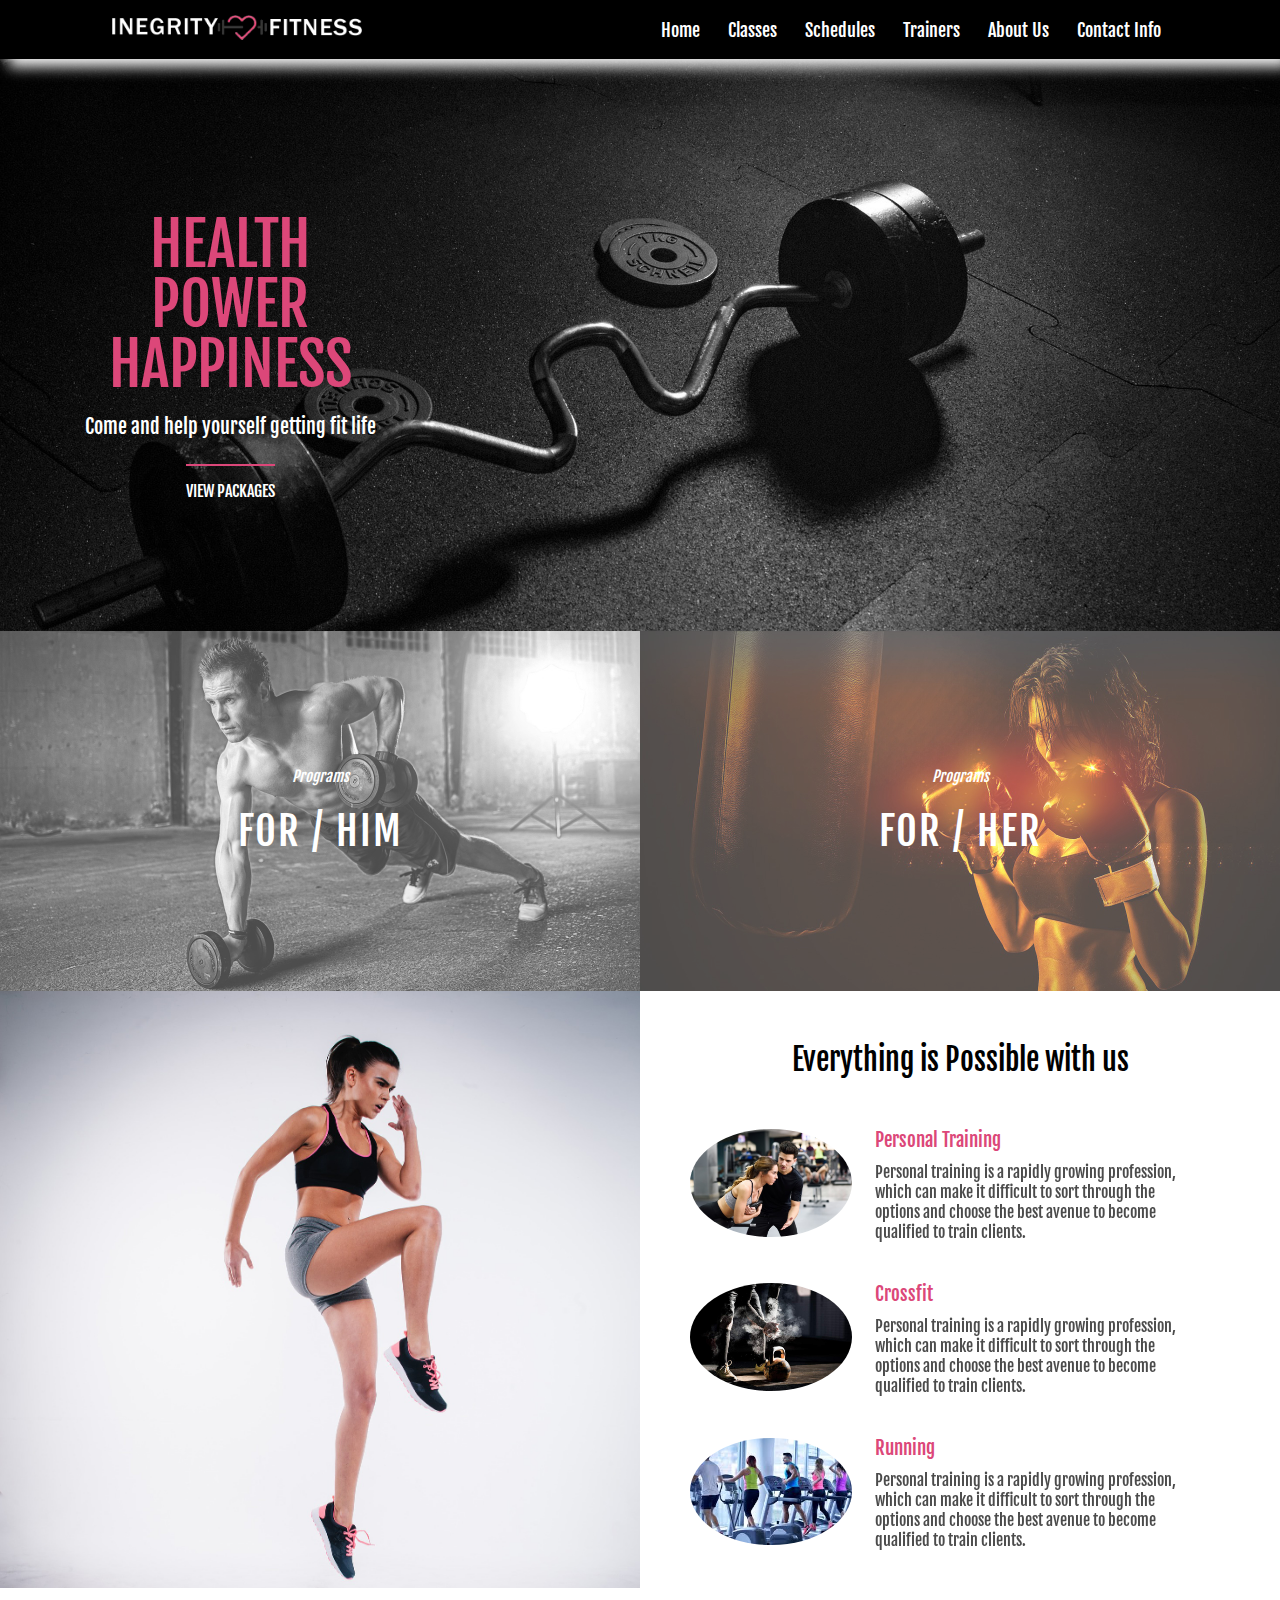
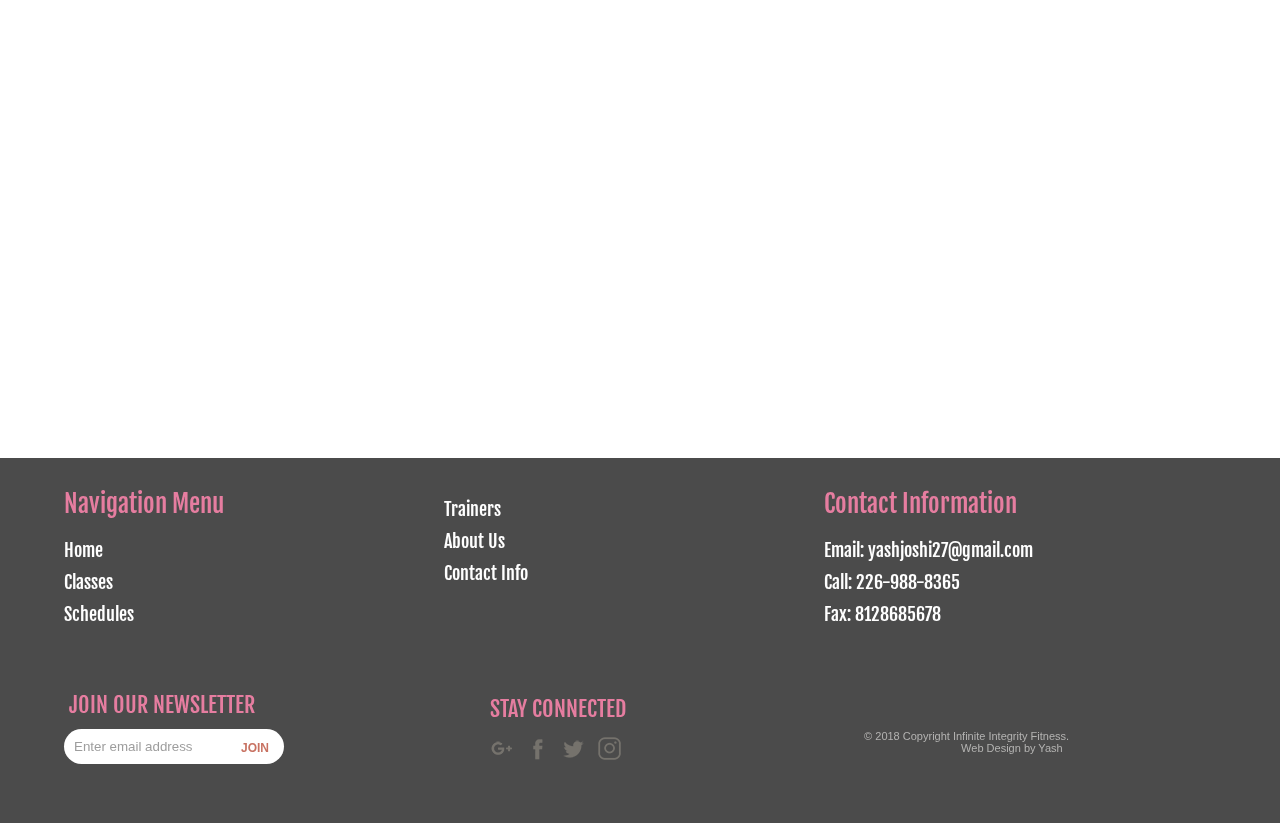
<file: index.html>
<!DOCTYPE html>
<html>
<head>
<title>Infinite Integrity Fitness</title>
<meta name="viewport" content="width=device-width, initial-scale=1.0">
<link href="https://fonts.googleapis.com/css?family=Fjalla+One" rel="stylesheet">
<link rel="stylesheet" href="https://cdnjs.cloudflare.com/ajax/libs/font-awesome/4.7.0/css/font-awesome.min.css">
<link rel="stylesheet" type="text/css" href="css/font-awesome.css">				
<link rel="stylesheet" type="text/css" href="css/style.css">

</head>
<body>
	<header>
	<nav>
		<div class="navigation_menu" id="myHeader">
			<div class="container">
				<div class="toggle_switch">
					<a href="#" class="toggle_btn"><img src="images/menu-button.png"></a>
				</div>
				<div class="toggle_menu" id="topnav">
					<ul>
						<li><a href="index.html">Home</a></li>
						<li><a href="classes.html">Classes</a></li>
						<li><a href="#">Schedules</a></li>
						<li><a href="#">Trainers</a></li>
						<li><a href="about.html">About Us</a></li>
						<li><a href="contact.html">Contact Info</a></li>
					</ul>
				</div>
				<div class="logo_main">
					<a href="index.html"><img src="images/fitness.png"></a>
			    </div>
			    <div class="menu_navigation">
			    	<ul>
							<li><a href="index.html">Home</a></li>
							<li><a href="classes.html">Classes</a></li>
							<li><a href="#">Schedules</a></li>
							<li><a href="#">Trainers</a></li>
							<li><a href="about.html">About Us</a></li>
							<li><a href="contact.html">Contact Info</a></li>		
					</ul>
				</div>
			</div>
		</div>	
	</nav>
	</header>

	<main>
	    <div class="main_banner_image">
	    	<div class="banner_image">
	    		<img src="images/homebanner.jpg">
	    	</div>   	
	     	<div class="inside_banner">
	    		<h1> HEALTH POWER HAPPINESS</h1>
	    		<P> Come and help yourself getting fit life</P> 
	    		<p><a href="#">VIEW PACKAGES</a></p>
	    	</div>	  
		</div>
		<div class="him_her wrapper">
			<div class="him">
				<div class="him_image">
					<a href="#"><img src="images/boy.jpg"></a>
				</div>
				<div class="him_content">
					<p> Programs </p>
					<h3> For / Him </h3>
				</div>
			</div>

			<div class="him her">
				<div class="him_image">
					<a href="#"><img src="images/girl.jpg"></a>
				</div>
				<div class="him_content">
					<p> Programs </p>
					<h3> For / Her </h3>
				</div>
			</div>
		</div>
	</main>
	<div class="motivation">
		<div class="motivation_wrapper">
			<div class="left_side_image">
				<img src="images/action.jpg">
			</div>
			<div class="right_side_content">
				<h3 class="heading"> Everything is Possible with us</h3>

				<div class="content_section">
					<div class="content_image">
						<img src="images/gal-1.jpg">
					</div>
					<div class="content_side">
						<h3> Personal Training</h3>
						<p>Personal training is a rapidly growing profession, which can make it difficult to sort through the options and choose the best avenue to become qualified to train clients.</p>
					</div>
				</div>

				<div class="content_section">
					<div class="content_image">
						<img src="images/gal-2.jpg">
					</div>
					<div class="content_side">
						<h3> Crossfit</h3>
						<p>Personal training is a rapidly growing profession, which can make it difficult to sort through the options and choose the best avenue to become qualified to train clients.</p>
					</div>
				</div>

				<div class="content_section">
					<div class="content_image">
						<img src="images/gal-3.jpg">
					</div>
					<div class="content_side">
						<h3> Running</h3>
						<p>Personal training is a rapidly growing profession, which can make it difficult to sort through the options and choose the best avenue to become qualified to train clients.</p>
					</div>
				</div>
			</div>
		</div>
	</div>

	<div class="map_section">
		<iframe src="https://www.google.com/maps/embed?pb=!1m18!1m12!1m3!1d2896.313879111503!2d-80.48888158484145!3d43.454043879128626!2m3!1f0!2f0!3f0!3m2!1i1024!2i768!4f13.1!3m3!1m2!1s0x882bf492fa83077d%3A0xbd37b6773bcce11a!2s100+Queen+St+N%2C+Kitchener%2C+ON+N2H+2H6!5e0!3m2!1sen!2sca!4v1544418753031" width="600" height="450" frameborder="0" style="border:0" allowfullscreen></iframe>
	</div>
	
	<footer>
		<div class="join_news">
			<div class="container">
				<div class="bottom_nav left">
					<h3> Navigation Menu</h3>
					<ul>
						<li><a href="index.html">Home</a></li>
						<li><a href="classes.html">Classes</a></li>
						<li><a href="#">Schedules</a></li>
					</ul>
				</div>
				<div class="bottom_nav left second">
					<ul>
						<li><a href="#">Trainers</a></li>
						<li><a href="about.html">About Us</a></li>
						<li><a href="contact.html">Contact Info</a></li>	
					</ul>
				</div>

				<div class="bottom_nav left">
					<h3> Contact Information</h3>
					<ul>
						<li><a href="mailto:yashjosjhi27@gmail.com">Email:  yashjoshi27@gmail.com</a></li>
						<li><a href="tel:2269888365">Call:  226-988-8365</a></li>
						<li><a href="tel:8128685678">Fax:   8128685678</a></li>	
					</ul>
				</div>

				<div class="news">
					<p>JOIN OUR NEWSLETTER</p>
					<input type="email" placeholder="Enter email address">
	                <div class="email_bar">
						<input type="submit" value="JOIN">
					</div>
				</div>
				<div class="stay_connected">
					<p>STAY CONNECTED</p>
					<ul>
						<li><a href="www.google.com" target="_blank"><img src="images/google_plus.png"></a></li>
						<li><a href="www.facebook.com" target="_blank"><img src="images/facebook.png"></a></li>
						<li><a href="www.twitter.com" target="_blank"><img src="images/twitter.png"></a></li>
						<li><a href="www.instagram.com" target="_blank"><img src="images/insta.png"></a></li>
					</ul>
				</div>
				<div class="copyright_footer">
					<p>&copy 2018 Copyright Infinite Integrity Fitness.</p>
					<li>Web Design by Yash</li>
			    </div>
		    </div> 
	    </div>	
	</footer>
	<script src="https://ajax.googleapis.com/ajax/libs/jquery/3.3.1/jquery.min.js"></script>	
	<script type="text/javascript">

		/** toggle Menu**/

		$(document).ready(function() {
		  $('a.toggle_btn').click(function() {
		    $(".toggle_menu").toggle();
		  });
		});

		/** Sticky header **/

		window.onscroll = function() {myFunction()};

		var header = document.getElementById("myHeader");
		var sticky = header.offsetTop;

		function myFunction() {
		  if (window.pageYOffset > sticky) {
		    header.classList.add("sticky");
		  } else {
		    header.classList.remove("sticky");
		  }
		}
	</script>
	
</body>
</html>
</file>
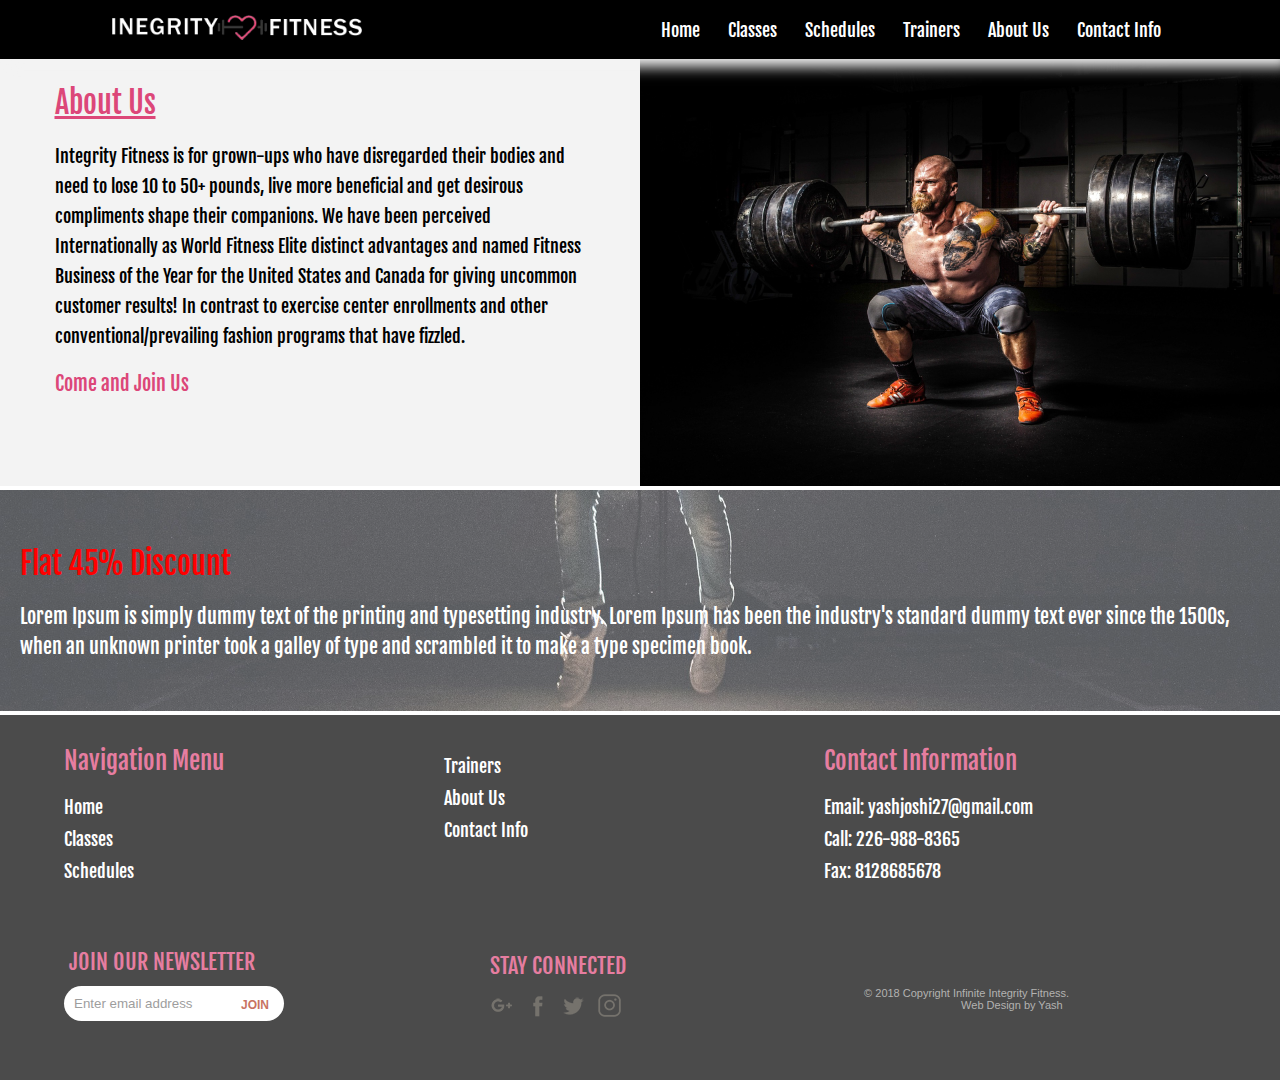
<file: about.html>
<!DOCTYPE html>
<html>
<head>
<title>Infinite Integrity Fitness</title>
<meta name="viewport" content="width=device-width, initial-scale=1.0">
<link href="https://fonts.googleapis.com/css?family=Fjalla+One" rel="stylesheet">
<link rel="stylesheet" href="https://cdnjs.cloudflare.com/ajax/libs/font-awesome/4.7.0/css/font-awesome.min.css">
<link rel="stylesheet" type="text/css" href="css/font-awesome.css">				
<link rel="stylesheet" type="text/css" href="css/style.css">
</head>
<body class="classes">
	<header>
	<nav>
		<div class="navigation_menu" id="myHeader">
			<div class="container">
				<div class="toggle_switch">
					<a href="#" class="toggle_btn"><img src="images/menu-button.png"></a>
				</div>
				<div class="toggle_menu" id="topnav">
					<ul>
						<li><a href="index.html">Home</a></li>
						<li><a href="Classes.html">Classes</a></li>
						<li><a href="#">Schedules</a></li>
						<li><a href="#">Trainers</a></li>
						<li><a href="about.html">About Us</a></li>
						<li><a href="contact.html">Contact Info</a></li>
					</ul>
				</div>
				<div class="logo_main">
					<a href="index.html"><img src="images/fitness.png"></a>
			    </div>
			    <div class="menu_navigation">
			    	<ul>
							<li><a href="index.html">Home</a></li>
							<li><a href="Classes.html">Classes</a></li>
							<li><a href="#">Schedules</a></li>
							<li><a href="#">Trainers</a></li>
							<li><a href="about.html">About Us</a></li>
							<li><a href="contact.html">Contact Info</a></li>		
					</ul>
				</div>
			</div>
		</div>	
	</nav>
	</header>

	<main>
	    <div class="about_image">
	    	<div class="content-about">
	    		<div class="container">
		    		<h1> About Us</h1>
		    		<p>Integrity Fitness is for grown-ups who have disregarded their bodies and need to lose 10 to 50+ pounds, live more beneficial and get desirous compliments shape their companions. We have been perceived Internationally as World Fitness Elite distinct advantages and named Fitness Business of the Year for the United States and Canada for giving uncommon customer results! In contrast to exercise center enrollments and other conventional/prevailing fashion programs that have fizzled.</p>

		    		<a href="#">Come and Join Us</a>
	    		</div>	
	    	</div>
	    	<div class="banner-about">
	    		<img src="images/about-banner.jpg">
	    	</div>   		  
		</div>

		<div class="discount_banner">
			<div class="discount_imge">
				<img src="images/discount-banner.jpg">
			</div>
			<div class="container">
				<div class="discount_content">
					<h3 class="discount_heading">Flat 45% Discount </h3>
					<p>Lorem Ipsum is simply dummy text of the printing and typesetting industry. Lorem Ipsum has been the industry's standard dummy text ever since the 1500s, when an unknown printer took a galley of type and scrambled it to make a type specimen book.</p>
				</div>
			</div>
		</div>
	</main>	
	<footer>
		<div class="join_news">
			<div class="container">
				<div class="bottom_nav left">
					<h3> Navigation Menu</h3>
					<ul>
						<li><a href="index.html">Home</a></li>
						<li><a href="Classes.html">Classes</a></li>
						<li><a href="#">Schedules</a></li>
					</ul>
				</div>
				<div class="bottom_nav left second">
					<ul>
						<li><a href="#">Trainers</a></li>
						<li><a href="about.html">About Us</a></li>
						<li><a href="contact.html">Contact Info</a></li>	
					</ul>
				</div>

				<div class="bottom_nav left">
					<h3> Contact Information</h3>
					<ul>
						<li><a href="mailto:yashjosjhi27@gmail.com">Email:  yashjoshi27@gmail.com</a></li>
						<li><a href="tel:2269888365">Call:  226-988-8365</a></li>
						<li><a href="tel:8128685678">Fax:   8128685678</a></li>	
					</ul>
				</div>

				<div class="news">
					<p>JOIN OUR NEWSLETTER</p>
					<input type="email" placeholder="Enter email address">
	                <div class="email_bar">
						<input type="submit" value="JOIN">
					</div>
				</div>
				<div class="stay_connected">
					<p>STAY CONNECTED</p>
					<ul>
						<li><a href="www.google.com" target="_blank"><img src="images/google_plus.png"></a></li>
						<li><a href="www.facebook.com" target="_blank"><img src="images/facebook.png"></a></li>
						<li><a href="www.twitter.com" target="_blank"><img src="images/twitter.png"></a></li>
						<li><a href="www.instagram.com" target="_blank"><img src="images/insta.png"></a></li>
					</ul>
				</div>
				<div class="copyright_footer">
					<p>&copy 2018 Copyright Infinite Integrity Fitness.</p>
					<li>Web Design by Yash</li>
			    </div>
		    </div> 
	    </div>	
	</footer>
	<script src="https://ajax.googleapis.com/ajax/libs/jquery/3.3.1/jquery.min.js"></script>	
	<script type="text/javascript">

		/** toggle Menu**/

		$(document).ready(function() {
		  $('a.toggle_btn').click(function() {
		    $(".toggle_menu").toggle();
		  });
		});

		/** Sticky header **/

		window.onscroll = function() {myFunction()};

		var header = document.getElementById("myHeader");
		var sticky = header.offsetTop;

		function myFunction() {
		  if (window.pageYOffset > sticky) {
		    header.classList.add("sticky");
		  } else {
		    header.classList.remove("sticky");
		  }
		}
	</script>
</body>
</html>
</file>
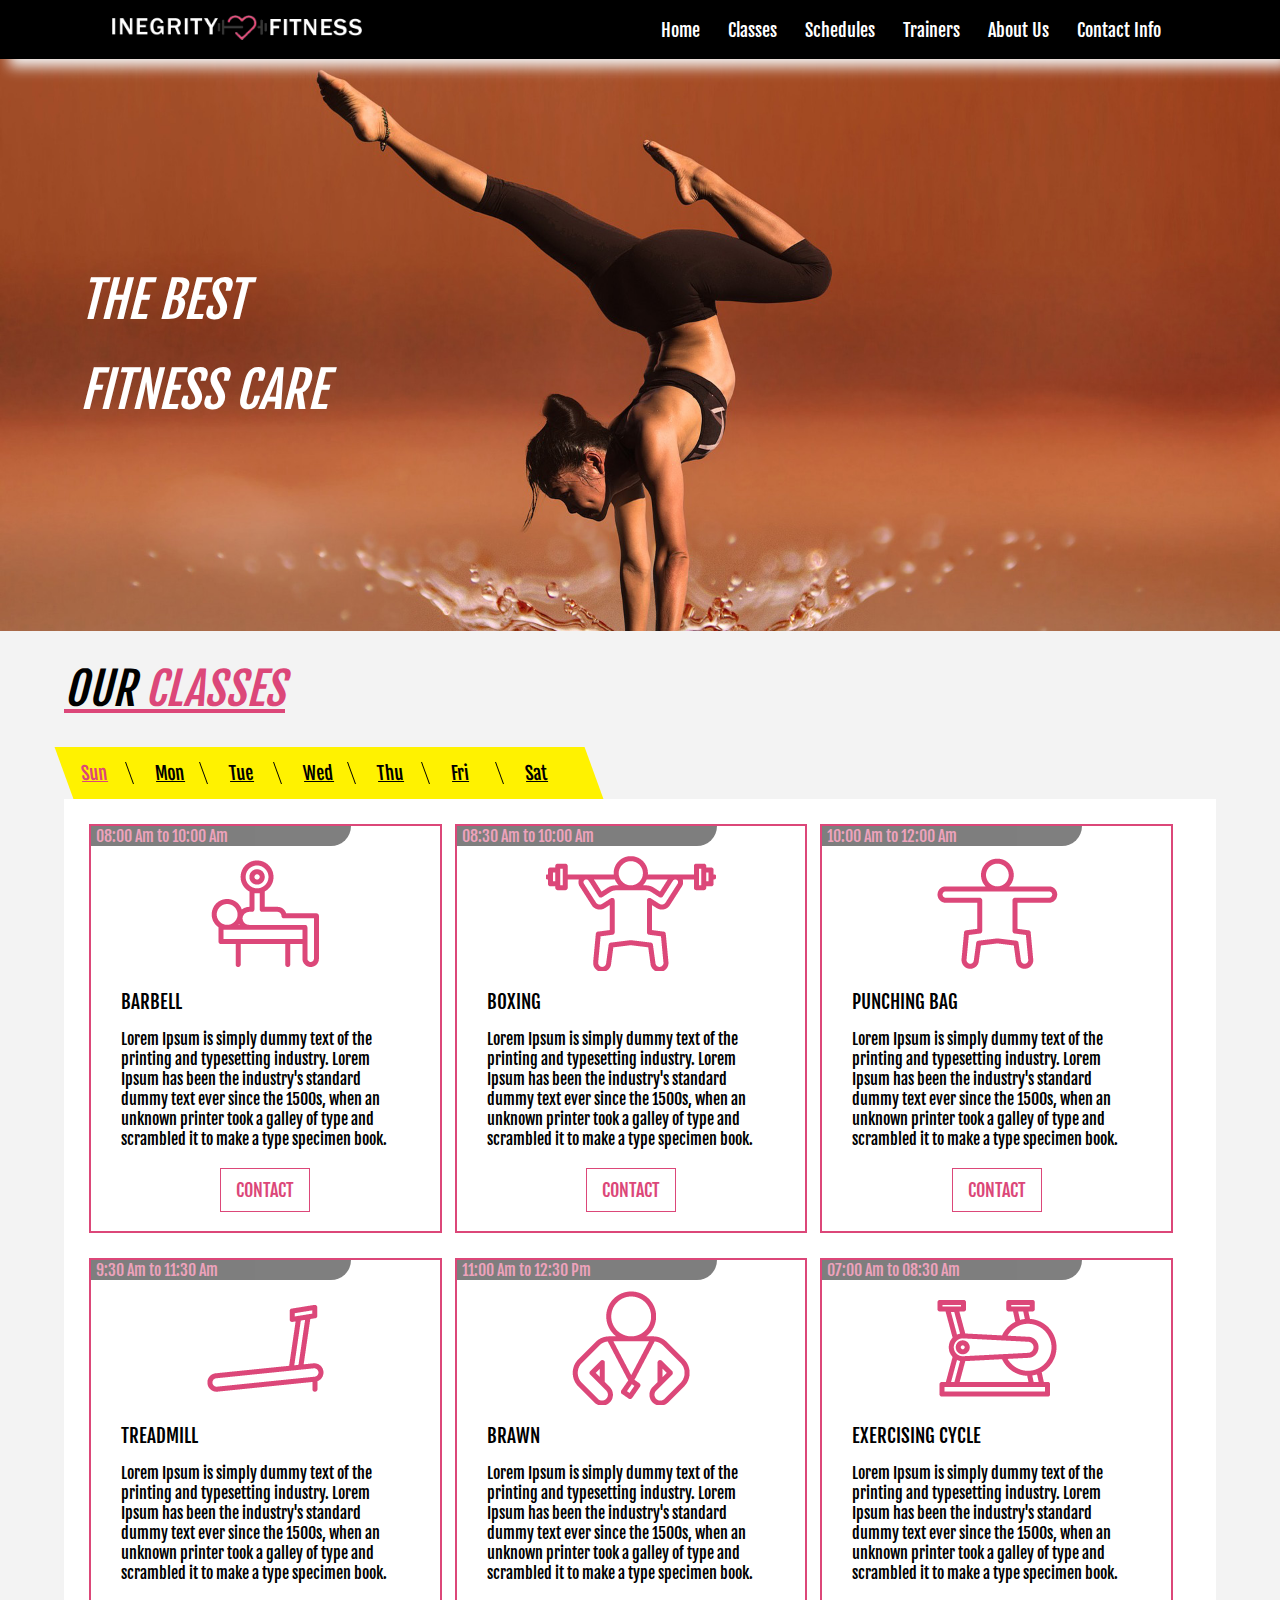
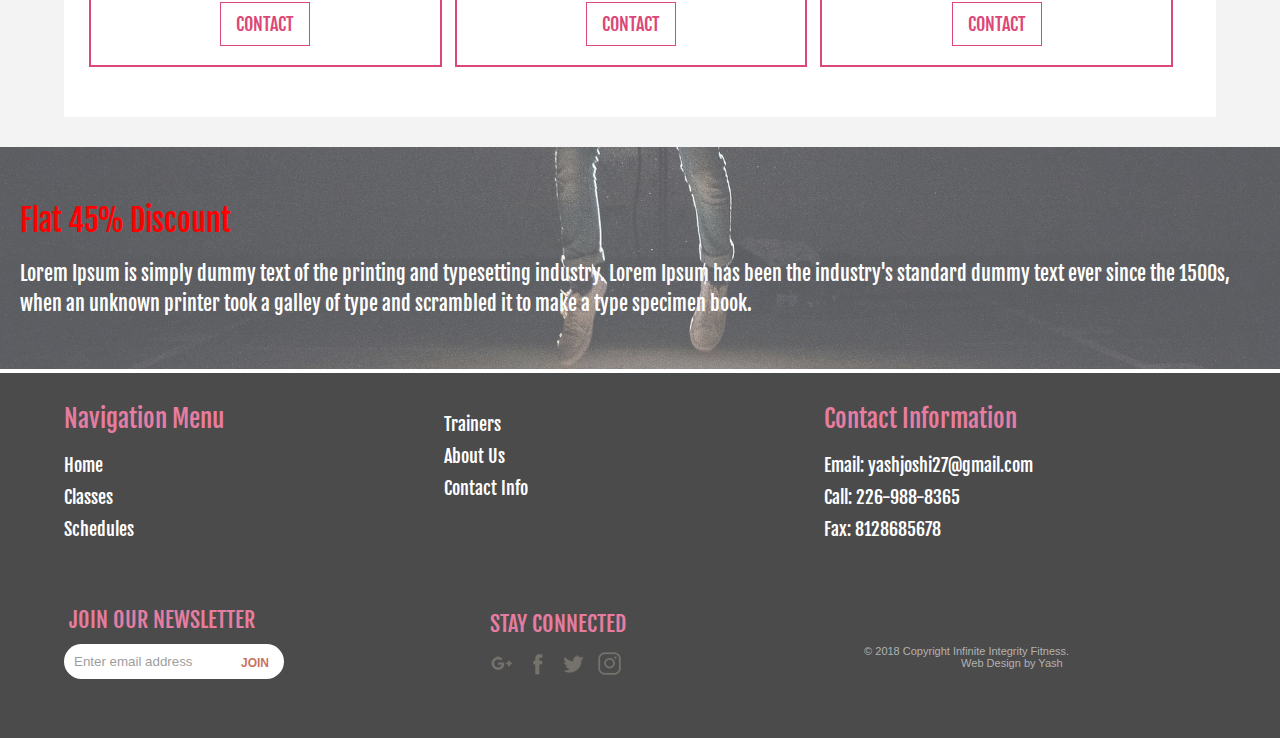
<file: classes.html>
<!DOCTYPE html>
<html>
<head>
<title>Infinite Integrity Fitness</title>
<meta name="viewport" content="width=device-width, initial-scale=1.0">
<link href="https://fonts.googleapis.com/css?family=Fjalla+One" rel="stylesheet">
<link rel="stylesheet" href="https://cdnjs.cloudflare.com/ajax/libs/font-awesome/4.7.0/css/font-awesome.min.css">
<link rel="stylesheet" type="text/css" href="css/font-awesome.css">				
<link rel="stylesheet" type="text/css" href="css/style.css">
</head>
<body class="classes">
	<header>
	<nav>
		<div class="navigation_menu" id="myHeader">
			<div class="container">
				<div class="toggle_switch">
					<a href="#" class="toggle_btn"><img src="images/menu-button.png"></a>
				</div>
				<div class="toggle_menu" id="topnav">
					<ul>
						<li><a href="index.html">Home</a></li>
						<li><a href="Classes.html">Classes</a></li>
						<li><a href="#">Schedules</a></li>
						<li><a href="#">Trainers</a></li>
						<li><a href="about.html">About Us</a></li>
						<li><a href="contact.html">Contact Info</a></li>
					</ul>
				</div>
				<div class="logo_main">
					<a href="index.html"><img src="images/fitness.png"></a>
			    </div>
			    <div class="menu_navigation">
			    	<ul>
							<li><a href="index.html">Home</a></li>
							<li><a href="Classes.html">Classes</a></li>
							<li><a href="#">Schedules</a></li>
							<li><a href="#">Trainers</a></li>
							<li><a href="about.html">About Us</a></li>
							<li><a href="contact.html">Contact Info</a></li>		
					</ul>
				</div>
			</div>
		</div>	
	</nav>
	</header>

	<main>
	    <div class="main_banner_image">
	    	<div class="banner_image">
	    		<img src="images/classes.jpg">
	    	</div>   	
	     	<div class="inside_banner">
	    		<h1> THE BEST FITNESS CARE</h1>
	    	</div>	  
		</div>
		<div class="classes_block">
			<div class="container">
				<h3 class="clas_heading"> <span>OUR</span> CLASSES</h3>
				<div class="weekly_schedule">
					<ul>
						<li><a href="#">Sun</a></li>
						<li><a href="#">Mon</a></li>
						<li><a href="#">Tue</a></li>
						<li><a href="#">Wed</a></li>
						<li><a href="#">Thu</a></li>
						<li><a href="#">Fri</a></li>
						<li><a href="#">Sat</a></li>
					</ul>
				</div>

				<div class="activity_wrapper">
					<div class="activity_block">
						<ul>
							<li>
								<img src="images/exercise-2.png">
								<h3> BARBELL</h3>
								<p>Lorem Ipsum is simply dummy text of the printing and typesetting industry. Lorem Ipsum has been the industry's standard dummy text ever since the 1500s, when an unknown printer took a galley of type and scrambled it to make a type specimen book.</p>
							<a href="#"> CONTACT</a>
							<h2 class="timings">08:00 Am to 10:00 Am</h2>
							</li>

							<li>
								<img src="images/barrel.png">
								<h3> BOXING</h3>
								<p>Lorem Ipsum is simply dummy text of the printing and typesetting industry. Lorem Ipsum has been the industry's standard dummy text ever since the 1500s, when an unknown printer took a galley of type and scrambled it to make a type specimen book.</p>
							<a href="#"> CONTACT</a>
							<h2 class="timings">08:30 Am to 10:00 Am</h2>
							</li>

							<li>
								<img src="images/punching.png">
								<h3> PUNCHING BAG</h3>
								<p>Lorem Ipsum is simply dummy text of the printing and typesetting industry. Lorem Ipsum has been the industry's standard dummy text ever since the 1500s, when an unknown printer took a galley of type and scrambled it to make a type specimen book.</p>
							<a href="#"> CONTACT</a>
							<h2 class="timings">10:00 Am to 12:00 Am</h2>
							</li>

							<li>
								<img src="images/trademill.png">
								<h3> TREADMILL</h3>
								<p>Lorem Ipsum is simply dummy text of the printing and typesetting industry. Lorem Ipsum has been the industry's standard dummy text ever since the 1500s, when an unknown printer took a galley of type and scrambled it to make a type specimen book.</p>
							<a href="#"> CONTACT</a>
							<h2 class="timings">9:30 Am to 11:30 Am</h2>
							</li>

							<li>
								<img src="images/brawn.png">
								<h3> BRAWN</h3>
								<p>Lorem Ipsum is simply dummy text of the printing and typesetting industry. Lorem Ipsum has been the industry's standard dummy text ever since the 1500s, when an unknown printer took a galley of type and scrambled it to make a type specimen book.</p>
							<a href="#"> CONTACT</a>
							<h2 class="timings">11:00 Am to 12:30 Pm</h2>
							</li>

							<li>
								<img src="images/cycle.png">
								<h3> EXERCISING CYCLE</h3>
								<p>Lorem Ipsum is simply dummy text of the printing and typesetting industry. Lorem Ipsum has been the industry's standard dummy text ever since the 1500s, when an unknown printer took a galley of type and scrambled it to make a type specimen book.</p>
							<a href="#"> CONTACT</a>
							<h2 class="timings">07:00 Am to 08:30 Am</h2>
							</li>

						</ul>
					</div>
				</div>
			</div>
		</div>

		<div class="discount_banner">
			<div class="discount_imge">
				<img src="images/discount-banner.jpg">
			</div>
			<div class="container">
				<div class="discount_content">
					<h3 class="discount_heading">Flat 45% Discount </h3>
					<p>Lorem Ipsum is simply dummy text of the printing and typesetting industry. Lorem Ipsum has been the industry's standard dummy text ever since the 1500s, when an unknown printer took a galley of type and scrambled it to make a type specimen book.</p>
				</div>
			</div>
		</div>
	</main>	
	<footer>
		<div class="join_news">
			<div class="container">
				<div class="bottom_nav left">
					<h3> Navigation Menu</h3>
					<ul>
						<li><a href="index.html">Home</a></li>
						<li><a href="Classes.html">Classes</a></li>
						<li><a href="#">Schedules</a></li>
					</ul>
				</div>
				<div class="bottom_nav left second">
					<ul>
						<li><a href="#">Trainers</a></li>
						<li><a href="about.html">About Us</a></li>
						<li><a href="contact.html">Contact Info</a></li>	
					</ul>
				</div>

				<div class="bottom_nav left">
					<h3> Contact Information</h3>
					<ul>
						<li><a href="mailto:yashjosjhi27@gmail.com">Email:  yashjoshi27@gmail.com</a></li>
						<li><a href="tel:2269888365">Call:  226-988-8365</a></li>
						<li><a href="tel:8128685678">Fax:   8128685678</a></li>	
					</ul>
				</div>

				<div class="news">
					<p>JOIN OUR NEWSLETTER</p>
					<input type="email" placeholder="Enter email address">
	                <div class="email_bar">
						<input type="submit" value="JOIN">
					</div>
				</div>
				<div class="stay_connected">
					<p>STAY CONNECTED</p>
					<ul>
						<li><a href="www.google.com" target="_blank"><img src="images/google_plus.png"></a></li>
						<li><a href="www.facebook.com" target="_blank"><img src="images/facebook.png"></a></li>
						<li><a href="www.twitter.com" target="_blank"><img src="images/twitter.png"></a></li>
						<li><a href="www.instagram.com" target="_blank"><img src="images/insta.png"></a></li>
					</ul>
				</div>
				<div class="copyright_footer">
					<p>&copy 2018 Copyright Infinite Integrity Fitness.</p>
					<li>Web Design by Yash</li>
			    </div>
		    </div> 
	    </div>	
	</footer>	
	<script src="https://ajax.googleapis.com/ajax/libs/jquery/3.3.1/jquery.min.js"></script>	
	<script type="text/javascript">

		/** toggle Menu**/

		$(document).ready(function() {
		  $('a.toggle_btn').click(function() {
		    $(".toggle_menu").toggle();
		  });
		});

		/** Sticky header **/

		window.onscroll = function() {myFunction()};

		var header = document.getElementById("myHeader");
		var sticky = header.offsetTop;

		function myFunction() {
		  if (window.pageYOffset > sticky) {
		    header.classList.add("sticky");
		  } else {
		    header.classList.remove("sticky");
		  }
		}
	</script>
</body>
</html>
</file>
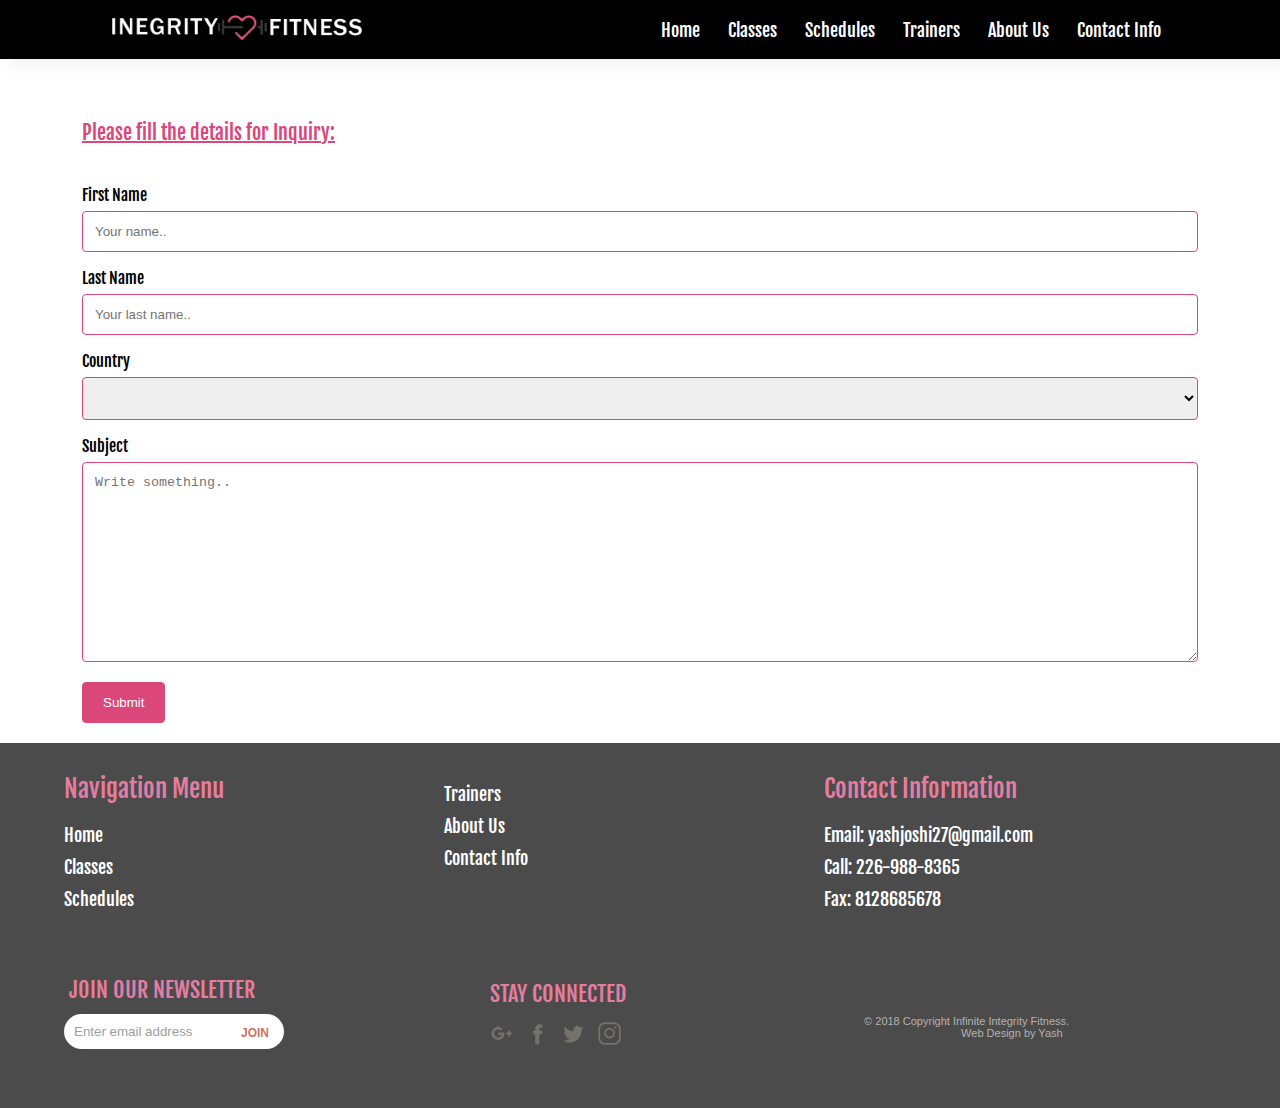
<file: contact.html>
<!DOCTYPE html>
<html>
<head>
<title>Infinite Integrity Fitness</title>
<meta name="viewport" content="width=device-width, initial-scale=1.0">
<link href="https://fonts.googleapis.com/css?family=Fjalla+One" rel="stylesheet">
<link rel="stylesheet" href="https://cdnjs.cloudflare.com/ajax/libs/font-awesome/4.7.0/css/font-awesome.min.css">
<link rel="stylesheet" type="text/css" href="css/font-awesome.css">				
<link rel="stylesheet" type="text/css" href="css/style.css">
</head>
<body class="classes">
	<header>
	<nav>
		<div class="navigation_menu" id="myHeader">
			<div class="container">
				<div class="toggle_switch">
					<a href="#" class="toggle_btn"><img src="images/menu-button.png"></a>
				</div>
				<div class="toggle_menu" id="topnav">
					<ul>
						<li><a href="index.html">Home</a></li>
						<li><a href="Classes.html">Classes</a></li>
						<li><a href="#">Schedules</a></li>
						<li><a href="#">Trainers</a></li>
						<li><a href="about.html">About Us</a></li>
						<li><a href="contact.html">Contact Info</a></li>
					</ul>
				</div>
				<div class="logo_main">
					<a href="index.html"><img src="images/fitness.png"></a>
			    </div>
			    <div class="menu_navigation">
			    	<ul>
							<li><a href="index.html">Home</a></li>
							<li><a href="Classes.html">Classes</a></li>
							<li><a href="#">Schedules</a></li>
							<li><a href="#">Trainers</a></li>
							<li><a href="about.html">About Us</a></li>
							<li><a href="contact.html">Contact Info</a></li>		
					</ul>
				</div>
			</div>
		</div>	
	</nav>
	</header>
	<main>
	<div class="main_section Contact">
		<div class="container"> 
			<form action="/action_page.php">
				<h3 class="heading_contact"> Please fill the details for Inquiry: </h3>
			    <label for="fname">First Name</label>
			    <input type="text" id="fname" name="firstname" placeholder="Your name.." required>

			    <label for="lname">Last Name</label>
			    <input type="text" id="lname" name="lastname" placeholder="Your last name.. " required>

			    <label for="country">Country</label>
			    <select id="country" name="country" required>
			    	<option value="NULL" placeholder="Select any one country"></option>
			    	<option value="canada">Canada</option>
				    <option value="australia">Australia</option>
				    <option value="usa">USA</option>
				    <option value="india">India</option>
				    <option value="new zealand">New Zealand</option>
			    </select>

			    <label for="subject">Subject</label>
			    <textarea id="subject" name="subject" placeholder="Write something.." style="height:200px"></textarea>

			    <input type="submit" value="Submit" class="btn"> 
			</form>
		</div>
	</div>
	</main>	
	<footer>
		<div class="join_news">
			<div class="container">
				<div class="bottom_nav left">
					<h3> Navigation Menu</h3>
					<ul>
						<li><a href="index.html">Home</a></li>
						<li><a href="Classes.html">Classes</a></li>
						<li><a href="#">Schedules</a></li>
					</ul>
				</div>
				<div class="bottom_nav left second">
					<ul>
						<li><a href="#">Trainers</a></li>
						<li><a href="about.html">About Us</a></li>
						<li><a href="contact.html">Contact Info</a></li>	
					</ul>
				</div>

				<div class="bottom_nav left">
					<h3> Contact Information</h3>
					<ul>
						<li><a href="mailto:yashjosjhi27@gmail.com">Email:  yashjoshi27@gmail.com</a></li>
						<li><a href="tel:2269888365">Call:  226-988-8365</a></li>
						<li><a href="tel:8128685678">Fax:   8128685678</a></li>	
					</ul>
				</div>

				<div class="news">
					<p>JOIN OUR NEWSLETTER</p>
					<input type="email" placeholder="Enter email address">
	                <div class="email_bar">
						<input type="submit" value="JOIN">
					</div>
				</div>
				<div class="stay_connected">
					<p>STAY CONNECTED</p>
					<ul>
						<li><a href="www.google.com" target="_blank"><img src="images/google_plus.png"></a></li>
						<li><a href="www.facebook.com" target="_blank"><img src="images/facebook.png"></a></li>
						<li><a href="www.twitter.com" target="_blank"><img src="images/twitter.png"></a></li>
						<li><a href="www.instagram.com" target="_blank"><img src="images/insta.png"></a></li>
					</ul>
				</div>
				<div class="copyright_footer">
					<p>&copy 2018 Copyright Infinite Integrity Fitness.</p>
					<li>Web Design by Yash</li>
			    </div>
		    </div> 
	    </div>	
	</footer>	
	<script src="https://ajax.googleapis.com/ajax/libs/jquery/3.3.1/jquery.min.js"></script>	
	<script type="text/javascript">

		/** toggle Menu**/

		$(document).ready(function() {
		  $('a.toggle_btn').click(function() {
		    $(".toggle_menu").toggle();
		  });
		});

		/** Sticky header **/

		window.onscroll = function() {myFunction()};

		var header = document.getElementById("myHeader");
		var sticky = header.offsetTop;

		function myFunction() {
		  if (window.pageYOffset > sticky) {
		    header.classList.add("sticky");
		  } else {
		    header.classList.remove("sticky");
		  }
		}
	</script>			
</body>
</html>
</file>
<file: css/style.css>
body,html
{

	margin:0;
	padding:0;
	font-family: 'Fjalla One', sans-serif;
	font-weight: normal;
	outline: none;
	overflow-x: hidden;
}
div,span,section,ul,li,h1,h2,h3,h4,h5,h6,a,p,img{
	margin: 0;
	padding: 0;
	font-weight: normal;
}
header{
	width: 100%;
	float: left;
}

.container{
	max-width:1290px;
	width: 100%;
	margin: 0px auto;	
}
.logo_main a{
	text-decoration: none;
}	

.main_banner_image{
	width: 100%;
	float:left;
	position: relative;
}
.main_banner_image img{
	position: relative;
	display: block;
	width: 100%;
}
.inside_banner{
	float: left;
	position: absolute;
	top: 0;
	left: 0;
	right: 0;
	background-repeat: no-repeat;
	width: 300px;
	height: 300px;
	margin-left:30px;
	margin-top: 45px;
	padding: 50px;
	text-align: center;
	}
.inside_banner h1{
	color: #dc4779;
	font-size: 60px;
	margin-top: 60px;
	margin-bottom: 20px;
	line-height: 60px;	
}	
.inside_banner p a{
	color: white;
	text-align: center;
	font-size: 16px;
	border-top: 2px solid #dc4779;
	display: inline-block;
	padding-top: 15px;
	text-decoration: none;
	margin-top: 25px;
}
.inside_banner p a:hover{
	color: #dc4779;
	transition: 0.5s ease all;
}

footer{
	width: 100%;
	float: left;
	background-color: #000;
	opacity: 0.7;
}
.join_news{
	width: 100%;
	float: left;
	padding-bottom: 56px;
}
.news{
	width: 30%;
	float: left;
	padding-top: 56px;
	margin-right: 80px;
}
.news p{
	padding-bottom: 11px;
	padding-left: 5px;
	color: #dc4779;
	font-size: 22px;
}
.news input{
	border-radius: 20px;
	position: absolute;
	width: 20%;
	border:none;
	padding: 10px;
}
.email_bar{
	width: 20%;
	float: left;
}
.email_bar input{
    background:none; 
    border:0 none;
    color:#b13720;
    text-align: right;
    font-size: 12px;
    font-family: 'Francois',sans-serif;
    font-weight: 600;
    padding-top: 12px;
    margin-left: 15px;
}
.stay_connected{
	width: 26%;
	float: left;
	padding-top: 60px;
	margin-right: 75px;

}
.stay_connected p{
	font-size: 22px;
	padding-bottom: 8px;
	color: #dc4779;
	font-weight: normal;
}
.stay_connected a{
	text-decoration: none;
	color: #3b372f;
	font-size: 30px;
	padding-right: 10px;
}
.stay_connected li{
	list-style: none;
	display: inline-block;
	vertical-align: middle;
}
.copyright_footer{
	width: 27%;
	float: left;
	padding-top: 95px;
}
.copyright_footer li{
	list-style: none;
	color: #949391;
	font-family: 'Source sans pro',sans-serif;
	font-size: 11px;
	padding-right: 5px;
	margin-left: 97px;
}
.copyright_footer p{
	color:#949391;	
	font-family: 'Source sans pro',sans-serif;
	font-size: 11px;

}

/** Classes Page code starts **/
.main_banner_image.classes{
	padding-bottom:60px;
}
.classes .inside_banner{
	background: unset;
}
.classes .inside_banner{

	width: 100%;
	float: left;
	position: absolute;
	top: 50%;
	left: 0;
	right: 0;
	background: unset;
	height: auto;
	border-radius: unset;
	margin-left:unset;
	margin-top: unset;
	padding: 0;
	text-align: center;
	transform: translateY(-50%);

}
.classes .inside_banner h1{
	color: #fff;
	font-size: 40px;
	margin-top: auto;
	margin-bottom: auto;
	line-height: auto;	
}
.classes .inside_banner p{
	color: #dc4779;
	padding: 50px;
	box-sizing: border-box;
	font-size: 22px;
}

.gallary_wrapper{
	width: 100%;
	display: inline-block;
	vertical-align: middle;
}


/** Contact Us Page **/

.main_banner_image.classes.contact img{
	height: 250px;
}
.main_banner_image.classes.contact h1{
	color: #fff;
}
.gallary_portions.cls, .gallary_third.cls{
	width: 100%;
	display: inline-block;
	vertical-align: middle;
}
.gallary_portions.cls .below_gallery, .gallary_third.cls .below_gallery{
	width: 48%;
	display: inline-block;
	vertical-align: middle; 	
	margin-right: 22px;
}
.gallary_portions.cls .below_content, .gallary_third.cls .below_content{
	width: 48%;
	display: inline-block;
	vertical-align: middle; 	
}
.main_section{
    border-radius: 5px;
    background-color: #fff;
    padding: 20px;
}
.main_section input[type=text], select, textarea {
    width: 100%;
    padding: 12px;
    border: 1px solid #ccc;
    border-radius: 4px;
    box-sizing: border-box;
    margin-top: 6px;
    margin-bottom: 16px;
    resize: vertical;
}

.main_section input[type=submit] {
    background-color: #4CAF50;
    color: white;
    padding: 12px 20px;
    border: none;
    border-radius: 4px;
    cursor: pointer;
}

.main_section input[type=submit]:hover {
    background-color: #45a049;
    transition: 0.5s ease all;
}
.heading_contact{
	font-size: 20px;
	text-decoration: underline;
	color: #dc4779;
	margin-bottom: 40px;
}

/** new code **/
.navigation_menu{
	width: 100%;
	display: inline-block;
	background-color: #000;
	opacity: 1;
	padding: 15px 0;
	position: relative;	
	z-index: 9999999999;
	box-shadow: 9px 8px 13px #f3f3f3;
}

.logo_main{
	width: 30%;
	display: inline-block;
	vertical-align: middle;
}
.logo_main img{
	width: 100%;
	max-width: 250px;
}
.menu_navigation{
	width: 65%;
	display: inline-block;
	vertical-align: middle;
}
.menu_navigation ul{
	list-style-type: none;
	float: right;
}
.menu_navigation ul li{
	display: inline-block;
}

.menu_navigation ul li a{
	text-decoration: none;
	color: #fff;
	margin-left:25px;
	font-size: 18px;
	font-weight: normal;
}
.menu_navigation ul li a:hover{
	color: #dc4779;
	transition: 0.5s ease all;
}
.inside_banner p{
	font-size: 20px;
	color: #fff;	
}
.him_her_wrapper{
	width: 100%;
	display: inline-block;	
}
.him{
	width: 50%;
	float: left;
	vertical-align: middle;
	position: relative;
}
.him_image{
	width: 100%;
	display: inline-block;
	vertical-align: middle;
	position: relative;
	opacity: 0.7;
}
.him_image:hover{
	opacity: 1;
	transition: 0.5s ease all;
}
.him_image img{
	display: block;
	width: 100%;
	filter: grayscale(100%);
}
.him_image img:hover{
	filter: none;
	transition: 0.5s ease all;
}
.him.her .him_image img{
	display: block;
	width: 100%;
	filter: none;
}
.him.her .him_image img:hover{
	filter: grayscale(100%);
	transition: 0.5s ease all;
}
.him_content{
	width: 100%;
	display: inline-block;
	vertical-align: middle;
	position: absolute;
	top: 50%;
	transform: translateY(-50%);
	left: 0;
	margin:0 auto;
	text-align: center;
}
.him_content p{
	font-size: 15px;
	color: #fff;
	font-style: italic;
}
.him_content h3{
	font-size: 40px;
	margin-top: 20px;
	color: #fff;
	letter-spacing: 2px;
	text-transform: uppercase;
}
.motivation{
	width: 100%;
	display: inline-block;
}
.motivation_wrapper{
	width: 100%;
	display: inline-block;
	background-color: #fff;
}
.left_side_image{
	width: 50%;
	float: left;
	vertical-align: middle;
}
.left_side_image img{
	width: 100%;
	display: block;
}

.right_side_content{
	width: 50%;
	float: left;
	vertical-align: middle;
	padding: 50px;
	box-sizing: border-box;
}
.right_side_content .heading{
	font-size: 30px;
	color: #000;
	margin-bottom: 50px;
	text-align: center;
}
.content_section{
	width: 100%;
	display: inline-block;
	vertical-align: middle;
	padding-bottom: 40px;
}
.content_section:last-child{
	padding-bottom: 0;
}
.content_image{
	width: 30%;
	display: inline-block;
	vertical-align: middle;
	margin-right: 20px;
}
.content_section img{
	border-radius: 50%;
	display: inline-block;
	width: 100%;
}
.content_side{
	width: 60%;
	display: inline-block;
	vertical-align: middle;
}
.content_side h3{
	color: #dc4779;
	margin-bottom: 10px;
}
.content_side p{
	color: #000;
	opacity: 0.7;
}
.map_section{
	width: 100%;
	display: inline-block;
}
.map_section iframe{
	width: 100%;
	display: block;
}
.bottom_nav.left{
	width: 33%;
	float: left;
}
.bottom_nav.left h3{
	color: #dc4779;
	font-size: 25px;
	margin-bottom: 20px;
	font-weight: normal;
}
.bottom_nav.left ul {
	margin: 0;
}
.bottom_nav.left ul li{
	list-style-type: none;
	margin-bottom: 10px;

}
.bottom_nav.left ul li a{
	text-decoration: none;
	color: #fff;
	font-weight: normal;
	font-size: 18px;
}
.bottom_nav.left ul li a:hover{
	color: #dc4779;
	transition: 0.5s ease all;
}
.join_news{
	padding-top: 30px;
}
.bottom_nav.left.second{
	margin-top: 53px;
}

/** classes Page**/
.classes .inside_banner h1{
	
	width: 300px;
	margin-left:30px;
	padding: 50px;
	text-align: center;
	color: #fff;
	text-align: left;
	font-size: 50px;
	font-style: italic;
	line-height: 90px;
}

.classes_block{
	width: 100%;
	display: inline-block;
	background-color: #f3f3f3;
	padding: 30px 0;
}
.clas_heading span{
	font-size: 45px;
	color: #000;
	font-style: italic;
}
.clas_heading{
	font-size: 45px;
	color: #dc4779;
	font-style: italic;
	text-decoration: underline;
}
.weekly_schedule{
	background-color: #fff200;
	width: 100%;
	max-width: 500px;
	padding: 15px;
	margin-top: 30px;
	transform: skewX(20deg);
}
.weekly_schedule ul{
	margin:0;
}
.weekly_schedule li {
	list-style-type: none;
	display: inline-block;
	width: 50px;
	border-right: 1px solid #000;
	margin-right: 20px;
	transform: none;
}
.weekly_schedule li:last-child{
	margin-right: 0;
	border-right: 0;
}
.weekly_schedule li a{
	font-size: 18px;
	color: #000;
	font-style: italic;
	transform: none;
}
.weekly_schedule li:first-child a{
	color: #dc4779;
}
.weekly_schedule li a:hover{
	color: #dc4779;
	transition: 0.5s ease all;
}

.activity_wrapper{
	width: 100%;
	display: inline-block;
	background-color: #fff;
}
.activity_block{
	display: inline-block;
	width: 100%;
	padding: 25px;
	box-sizing: border-box;
}
.activity_block ul{
	margin: 0;
	list-style-type: none;
}
.activity_block ul li{
	display: inline-block;
	width: 32%;
	vertical-align: middle;
	margin-bottom: 25px;
	border:2px solid #dc4779;
	margin-right: 10px;
	padding: 30px;
	box-sizing: border-box;
	text-align: center;
	position: relative;
}
.activity_block ul li h3, .activity_block ul li p{
	text-align: left;
}
.activity_block ul li h3{
	margin: 15px 0;
}
.activity_block ul li p{
	margin-bottom: 30px;
}
.activity_block ul li a{
	text-decoration: none;
	color: #dc4779;
	font-size: 18px;
	text-align: left;
	border:1px solid #dc4779;
	padding: 10px 15px;
	font-weight: normal;
}
.activity_block ul li a:hover{
	background-color: #dc4779;
	color: #fff;
	transition: 1s ease all;
}
.timings{
	position: absolute;
	width: 100%;
	left: 0;
	top: 0;
	right: 0;
	text-align: left;
	background-color: black;
	opacity: 0.5;
	width: 250px;
	border-bottom-right-radius: 20px;
	color: #dc4779;
	font-weight: normal;
	padding: 0 5px;
	font-size: 16px;
}
.discount_banner{
	width: 100%;
	display: inline-block;
	position: relative;
}
.discount_imge{
	width: 100%;
	display: inline-block;
	position: relative;
}
.discount_imge img{
	width: 100%;
	display: block;
	opacity: 0.7;
}
.discount_content{
	width: 100%;
	display: inline-block;
	position: absolute;
	top: 50%;
	left:0;
	right: 0;
	transform: translateY(-50%);
	padding: 20px;
	box-sizing: border-box;
}
.discount_content h3{
	color: #ff0000;
	font-size: 30px;
	margin-bottom: 20px;
}
.discount_content p{
	color:#fff;
	font-size: 20px;
	line-height: 30px;
}

/** About Us Page **/

.about_image{
	width: 100%;
	display: inline-block;
	background-color: #f3f3f3;
}
.content-about{
	width: 50%;
	float: left;
	padding: 25px;
	box-sizing: border-box;
	vertical-align: middle;
}
.content-about h1{
	color: #dc4779;
	font-size: 30px;
	text-decoration: underline;
}
.content-about p{
	color: #000;
	font-size: 18px;
	line-height: 30px;	
	font-weight: normal;
	margin: 20px 0;
}
.banner-about{
	width: 50%;
	float: left;
}
.banner-about img{
	width: 100%;
	display: block;
}
.main_section.Contact{
	box-sizing: border-box;
	width: 100%;
}

.main_section.Contact form{
	margin-top: 100px;
}
.content-about a{
	text-decoration: none;
	font-size: 20px;
	color: #dc4779;
	margin-top: 15px;
}
.content-about a:hover{
	color: #000;
}
.main_section.Contact input, .main_section.Contact option, .main_section.Contact select, .main_section.Contact textarea{
	border-color: #dc4779;
}
.main_section.Contact .btn{
	background-color: #dc4779;
	border:1px solid #dc4779;;
}
.main_section.Contact .btn:hover{
	background-color: #fff;	
	border-color: #dc4779;
	color: #dc4779;
}

/** Toggle Menu**/
.toggle_menu{
	width: 100%;
	display: none;
	position: absolute;
	background-color: #f3f3f3;
	z-index: 10000;
	top: 100%;
	transition: 0.5s ease all;
	max-width: 200px;
	box-shadow: 2px 2px 2px #000; 
}

.toggle_menu ul{
	list-style-type: none;
	padding: 25px;
	box-sizing: border-box;
}
.toggle_menu ul li{
	display: block;
	margin-bottom: 15px;
}
.toggle_menu ul li a{
	text-decoration: none;
	color: #000;
}
.toggle_menu ul li a:hover{
	color:#dc4779; 
}

.sticky {
  position: fixed;
  top: 0;
  width: 100%;
}

.sticky + .content {
  padding-top: 102px;
}


@media only screen and (min-width: 320px){
	.menu_navigation{
		display: none;
	}
	.logo_main{
		width: 100%;
		text-align: center;
	}
	.toggle_switch{
		position: absolute;
		display: inline-block;
	}
	.toggle_switch a img{
		width: 100%;
		max-width: 25px;
		display: block;
	}
	.main_banner_image{
		z-index: -9999;
	}
	/*.toggle_switch a{
		background: url("..images/menu-button.png");
		width:100%;
		max-width: 30px;
		display: inline-block;
		text-decoration: none;
		background-repeat: no-repeat;
		background-size: contain;
		height: 20px;
		content: "";
	}*/

	.container{
		width: 90%;
	}
	.inside_banner{
		width: 200px;
		margin: 0;
		padding: 20px;
		height: auto;
		margin: 0 auto;
	}
	.inside_banner h1{
		font-size: 20px;
		margin: 0;
		line-height: 30px;
	}
	.him{
		width: 100%;
	}

	.left_side_image, .right_side_content{
		width: 100%;
	}

	.bottom_nav.left{
		width: 100%;
	}
	.bottom_nav.left.second{
		margin-top: 10px;
	}

	.news{
		padding-top:20px;
		width: 100%;
		margin-right: 0;
	}
	.news input{
		width: 100%;
		max-width: 200px;
	}
	.stay_connected{
		width: 100%;
	}
	.copyright_footer{
		width: 100%;
		padding-top: 10px;
	}

	/** Classes Page **/

	.classes .inside_banner{
		width: 200px;
		margin: 0;
		padding: 20px;
		height: auto;
		margin: 0 auto;
	}
	.classes .inside_banner h1{
		font-size: 30px;
		margin: 0;
		line-height: 40px;
		padding: 0;
		margin: 0;
		width: 150px;

	}
	.clas_heading, .clas_heading span{
		font-size: 30px;
	}
	.weekly_schedule{
		width: auto;
	}
	.activity_block ul li{
		width: 100%;
	}
	.discount_banner{
		display: none;
	}

	/** About Us Page **/

	.content-about{
		width: 100%;
	}
	.content-about p{
		font-size: 16px;
		line-height: 26px;
	}

	.banner-about{
		width: 100%;
	}


}

@media only screen and (min-width: 768px){
	.inside_banner{
		top: 20%;
	}

	.activity_block ul li{
		width: 48%;
	}
}

@media only screen and (min-width: 1024px){
	.toggle_switch{
		position: absolute;
		display:none;
	}
	.menu_navigation{
		display: inline-block;
	}
	.logo_main{
		width: 30%;
		display: inline-block;
	}
	.him{
		width: 50%;
	}
	.left_side_image, .right_side_content{
		width: 50%;
	}
	.bottom_nav.left{
		width: 33%;
	}
	.menu_navigation{
		display: inline-block;
	}
	.logo_main{
		width: 30%;
		display: inline-block;
	}	

	.inside_banner{
		float: left;
		position: absolute;
		top: 0;
		left: 0;
		right: 0;
		background-repeat: no-repeat;
		width: 300px;
		height: 300px;
		margin-left:30px;
		margin-top: 45px;
		padding: 50px;
		text-align: center;
		}
	.inside_banner h1{
		color: #dc4779;
		font-size: 60px;
		margin-top: 60px;
		margin-bottom: 20px;
		line-height: 60px;	
	}	
	.inside_banner p a{
		color: white;
		text-align: center;
		font-size: 16px;
		border-top: 2px solid #dc4779;
		display: inline-block;
		padding-top: 15px;
		text-decoration: none;
		margin-top: 25px;
	}


	footer{
		width: 100%;
		float: left;
		background-color: #000;
		opacity: 0.7;
	}
	.join_news{
		width: 100%;
		float: left;
		padding-bottom: 56px;
	}
	.news{
		width: 30%;
		float: left;
		padding-top: 56px;
		margin-right: 80px;
	}
	.news p{
		padding-bottom: 11px;
		padding-left: 5px;
		color: #dc4779;
		font-size: 22px;
	}
	.news input{
		border-radius: 20px;
		position: absolute;
		width: 20%;
		border:none;
		padding: 10px;
	}
	.email_bar{
		width: 20%;
		float: left;
	}
	.email_bar input{
	    background:none; 
	    border:0 none;
	    color:#b13720;
	    text-align: right;
	    font-size: 12px;
	    font-family: 'Francois',sans-serif;
	    font-weight: 600;
	    padding-top: 12px;
	    margin-left: 15px;
	}
	.stay_connected{
		width: 26%;
		float: left;
		padding-top: 60px;
		margin-right: 75px;

	}
	.stay_connected p{
		font-size: 22px;
		padding-bottom: 8px;
		color: #dc4779;
		font-weight: normal;
	}
	.stay_connected a{
		text-decoration: none;
		color: #3b372f;
		font-size: 30px;
		padding-right: 10px;
	}
	.stay_connected li{
		list-style: none;
		display: inline-block;
		vertical-align: middle;
	}
	.copyright_footer{
		width: 27%;
		float: left;
		padding-top: 95px;
	}
	.copyright_footer li{
		list-style: none;
		color: #949391;
		font-family: 'Source sans pro',sans-serif;
		font-size: 11px;
		padding-right: 5px;
		margin-left: 97px;
	}
	.copyright_footer p{
		color:#949391;	
		font-family: 'Source sans pro',sans-serif;
		font-size: 11px;

	}

	.classes .inside_banner{
	background: unset;
}
.classes .inside_banner{

	width: 100%;
	float: left;
	position: absolute;
	top: 50%;
	left: 0;
	right: 0;
	background: unset;
	height: auto;
	border-radius: unset;
	margin-left:unset;
	margin-top: unset;
	padding: 0;
	text-align: center;
	transform: translateY(-50%);

}
.classes .inside_banner h1{
	color: #fff;
	font-size: 40px;
	margin-top: auto;
	margin-bottom: auto;
	line-height: auto;	
	width: 300px;
}
.classes .inside_banner p{
	color: #dc4779;
	padding: 50px;
	box-sizing: border-box;
	font-size: 22px;
}

.classes .inside_banner h1{
	
	width: 300px;
	margin-left:30px;
	padding: 50px;
	text-align: center;
	color: #fff;
	text-align: left;
	font-size: 50px;
	font-style: italic;
	line-height: 90px;
}

.classes_block{
	width: 100%;
	display: inline-block;
	background-color: #f3f3f3;
	padding: 30px 0;
}
.clas_heading span{
	font-size: 45px;
	color: #000;
	font-style: italic;
}
.clas_heading{
	font-size: 45px;
	color: #dc4779;
	font-style: italic;
	text-decoration: underline;
}
.weekly_schedule{
	background-color: #fff200;
	width: 100%;
	max-width: 500px;
	padding: 15px;
	margin-top: 30px;
	transform: skewX(20deg);
}
.weekly_schedule ul{
	margin:0;
}
.weekly_schedule li {
	list-style-type: none;
	display: inline-block;
	width: 50px;
	border-right: 1px solid #000;
	margin-right: 20px;
	transform: none;
}
.weekly_schedule li:last-child{
	margin-right: 0;
	border-right: 0;
}
.weekly_schedule li a{
	font-size: 18px;
	color: #000;
	font-style: italic;
	transform: none;
}
.weekly_schedule li:first-child a{
	color: #dc4779;
}
.weekly_schedule li a:hover{
	color: #dc4779;
	transition: 0.5s ease all;
}

.activity_wrapper{
	width: 100%;
	display: inline-block;
	background-color: #fff;
}
.activity_block{
	display: inline-block;
	width: 100%;
	padding: 25px;
	box-sizing: border-box;
}
.activity_block ul{
	margin: 0;
	list-style-type: none;
}
.activity_block ul li{
	display: inline-block;
	width: 31%;
	vertical-align: middle;
	margin-bottom: 25px;
	border:2px solid #dc4779;
	margin-right: 10px;
	padding: 30px;
	box-sizing: border-box;
	text-align: center;
	position: relative;
}
.activity_block ul li h3, .activity_block ul li p{
	text-align: left;
}
.activity_block ul li h3{
	margin: 15px 0;
}
.activity_block ul li p{
	margin-bottom: 30px;
}
.activity_block ul li a{
	text-decoration: none;
	color: #dc4779;
	font-size: 18px;
	text-align: left;
	border:1px solid #dc4779;
	padding: 10px 15px;
	font-weight: normal;
}
.activity_block ul li a:hover{
	background-color: #dc4779;
	color: #fff;
	transition: 1s ease all;
}
.timings{
	position: absolute;
	width: 100%;
	left: 0;
	top: 0;
	right: 0;
	text-align: left;
	background-color: black;
	opacity: 0.5;
	width: 250px;
	border-bottom-right-radius: 20px;
	color: #dc4779;
	font-weight: normal;
	padding: 0 5px;
	font-size: 16px;
}

.discount_banner{
	display: inline-block;
}

.about_image{
	width: 100%;
	display: inline-block;
	background-color: #f3f3f3;
}
.content-about{
	width: 50%;
	float: left;
	padding: 25px;
	box-sizing: border-box;
	vertical-align: middle;
}
.content-about h1{
	color: #dc4779;
	font-size: 30px;
	text-decoration: underline;
}
.content-about p{
	color: #000;
	font-size: 18px;
	line-height: 30px;	
	font-weight: normal;
	margin: 20px 0;
}
.banner-about{
	width: 50%;
	float: left;
}
.banner-about img{
	width: 100%;
	display: block;
}

}

@media only screen and (min-width: 1200px){

		.activity_block ul li{
			width: 32%;
		}

}

@media only screen and (min-width: 1400px){
	.container{
		width: 100%;
	}
}
</file>
